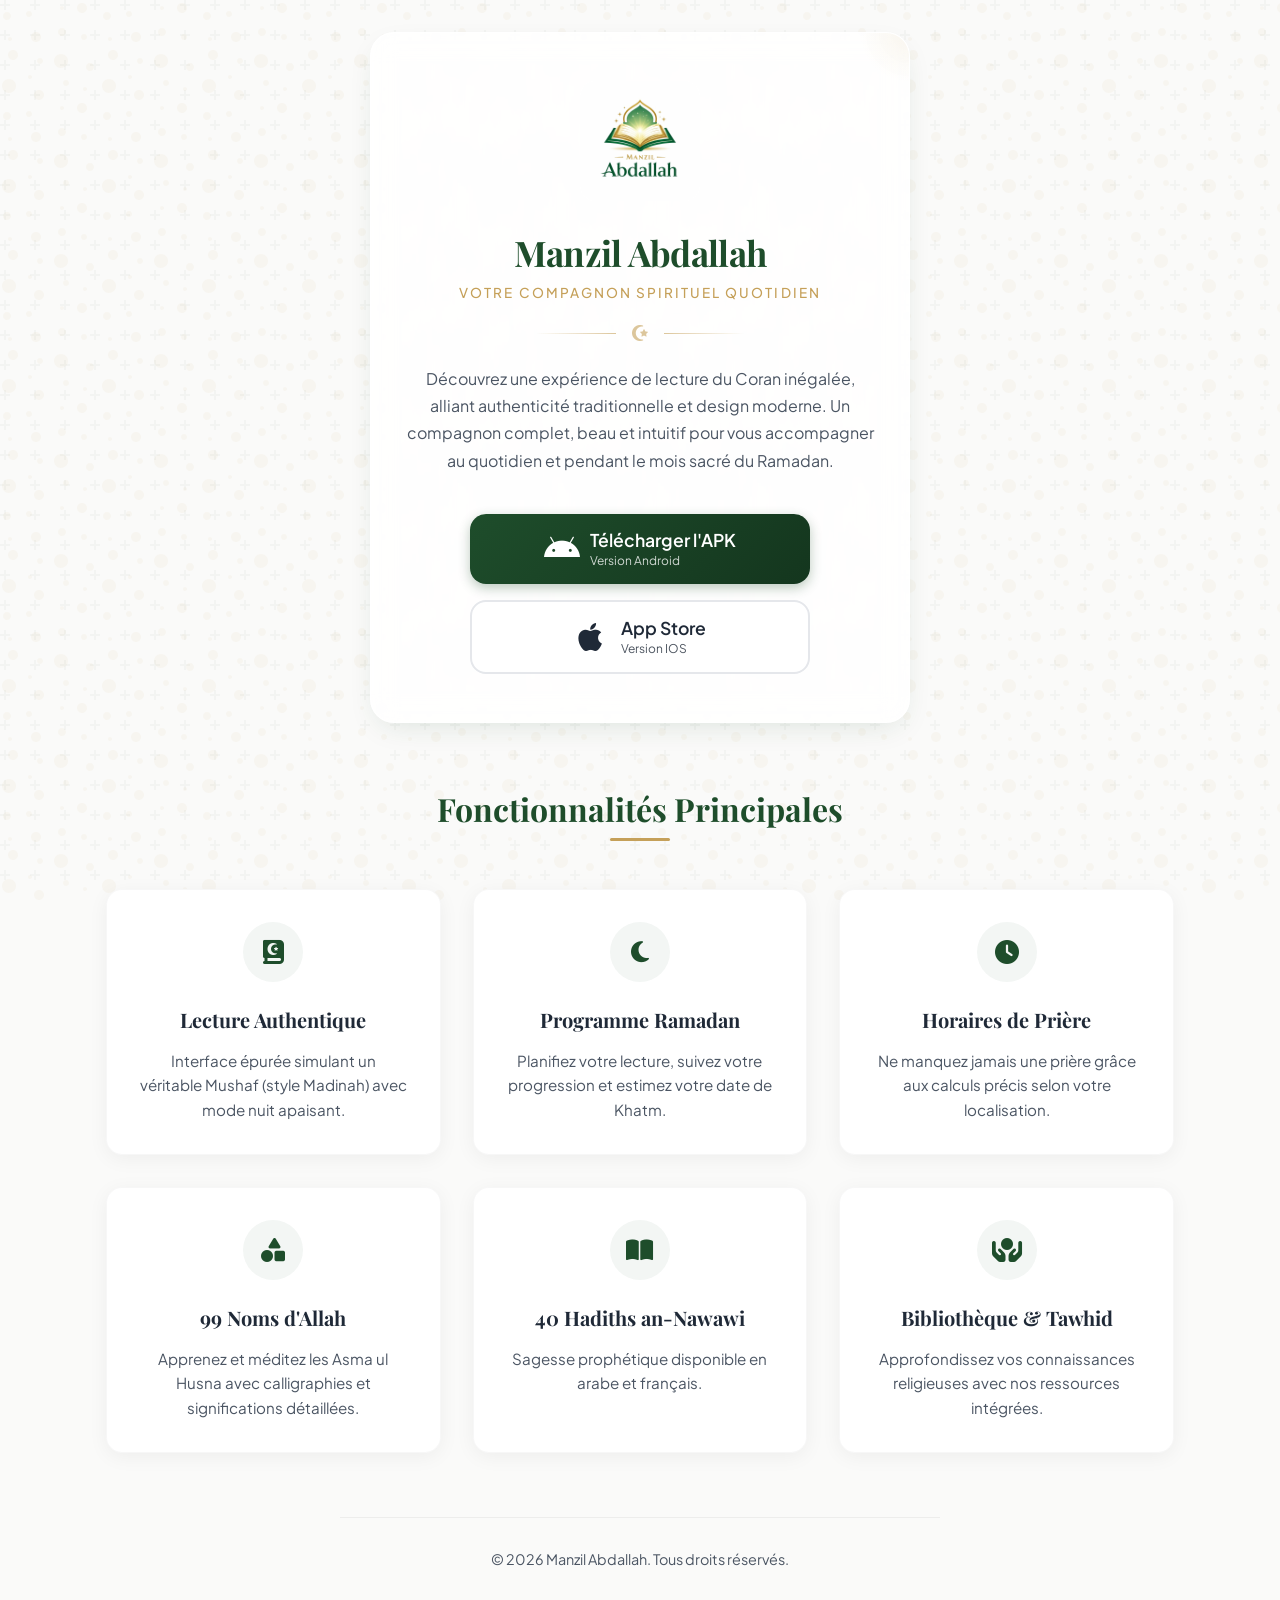
<file: index.html>
<!DOCTYPE html>
<html lang="fr">

<head>
    <meta charset="UTF-8">
    <meta name="viewport" content="width=device-width, initial-scale=1.0">
    <title>Manzil Abdallah</title>
    <link rel="shortcut icon" href="assets/logo.ico" type="image/x-icon">
    <meta name="description"
        content="Découvrez une expérience de lecture du Coran inégalée, alliant authenticité traditionnelle et design moderne. Téléchargez Manzil Abdallah maintenant.">
    <link rel="stylesheet" href="style.css">
    <link rel="preconnect" href="https://fonts.googleapis.com">
    <link rel="preconnect" href="https://fonts.gstatic.com" crossorigin>
    <link
        href="https://fonts.googleapis.com/css2?family=Amiri:ital,wght@0,400;0,700;1,400&family=Playfair+Display:wght@400;600;700&family=Plus+Jakarta+Sans:wght@300;400;500;600&display=swap"
        rel="stylesheet">
    <!-- Font Awesome for Icons -->
    <link rel="stylesheet" href="https://cdnjs.cloudflare.com/ajax/libs/font-awesome/6.4.0/css/all.min.css">
</head>

<body>

    <!-- Islamic Geometric Background Pattern -->
    <div class="background-pattern"></div>

    <main class="container">

        <div class="content-wrapper fade-in-up">
            <!-- Header / Logo Area -->
            <header class="header">
                <div class="logo-container">
                    <img src="assets/logo.jpeg" alt="Manzil Abdallah Logo" class="app-logo">
                </div>
                <h1 class="app-title">Manzil Abdallah</h1>
                <p class="app-subtitle">Votre compagnon spirituel quotidien</p>
                <div class="divider">
                    <i class="fas fa-star-and-crescent"></i>
                </div>
            </header>

            <!-- Description -->
            <section class="description">
                <p>
                    Découvrez une expérience de lecture du Coran inégalée, alliant authenticité traditionnelle et design
                    moderne.
                    Un compagnon complet, beau et intuitif pour vous accompagner au quotidien et pendant le mois sacré
                    du Ramadan.
                </p>
            </section>

            <!-- CTA Buttons -->
            <section class="cta-section">

                <a href="https://github.com/sadibou-r/manzilabdallah/releases/download/1.0/manzil_abdallah.apk" class="btn btn-primary" id="downloadApk">
                    <i class="fab fa-android"></i>
                    <div class="btn-content-wrapper">
                        <span>Télécharger l'APK</span>
                        <small>Version Android</small>
                    </div>
                </a>

                <a href="https://apps.apple.com/us/app/manzil-abdallah/id6758591782" class="btn btn-secondary" id="iosButton">
                    <i class="fab fa-apple"></i>
                    <div class="btn-content-wrapper">
                        <span>App Store</span>
                        <small>Version IOS</small>
                    </div>
                </a>

            </section>
        </div>

        <!-- Features Showcase -->
        <section class="features-section fade-in-up delay-2">
            <h2 class="section-title">Fonctionnalités Principales</h2>

            <div class="features-grid">
                <!-- Mushaf -->
                <div class="feature-card">
                    <div class="icon-wrapper">
                        <i class="fas fa-quran"></i>
                    </div>
                    <h3>Lecture Authentique</h3>
                    <p>Interface épurée simulant un véritable Mushaf (style Madinah) avec mode nuit apaisant.</p>
                </div>

                <!-- Ramadan -->
                <div class="feature-card">
                    <div class="icon-wrapper">
                        <i class="fas fa-moon"></i>
                    </div>
                    <h3>Programme Ramadan</h3>
                    <p>Planifiez votre lecture, suivez votre progression et estimez votre date de Khatm.</p>
                </div>

                <!-- Prayer Times -->
                <div class="feature-card">
                    <div class="icon-wrapper">
                        <i class="fas fa-clock"></i>
                    </div>
                    <h3>Horaires de Prière</h3>
                    <p>Ne manquez jamais une prière grâce aux calculs précis selon votre localisation.</p>
                </div>

                <!-- 99 Names -->
                <div class="feature-card">
                    <div class="icon-wrapper">
                        <i class="fas fa-shapes"></i>
                    </div>
                    <h3>99 Noms d'Allah</h3>
                    <p>Apprenez et méditez les Asma ul Husna avec calligraphies et significations détaillées.</p>
                </div>

                <!-- Hadiths -->
                <div class="feature-card">
                    <div class="icon-wrapper">
                        <i class="fas fa-book-open"></i>
                    </div>
                    <h3>40 Hadiths an-Nawawi</h3>
                    <p>Sagesse prophétique disponible en arabe et français.</p>
                </div>

                <!-- Library -->
                <div class="feature-card">
                    <div class="icon-wrapper">
                        <i class="fas fa-hands-holding-circle"></i> <!-- Alternative to book-reader -->
                    </div>
                    <h3>Bibliothèque & Tawhid</h3>
                    <p>Approfondissez vos connaissances religieuses avec nos ressources intégrées.</p>
                </div>
            </div>
        </section>

        <!-- Footer -->
        <footer class="footer fade-in-up delay-3">
            <p>&copy; 2026 Manzil Abdallah. Tous droits réservés.</p>
            <div class="social-links">
                <!-- Placeholder for social links if needed -->
            </div>
        </footer>

    </main>

    <!-- Toast Notification -->
    <div id="toast" class="toast hidden">
        <i class="fas fa-info-circle"></i>
        <span>Disponible très prochainement sur l'App Store inchaAllah.</span>
    </div>

    <script src="script.js"></script>
</body>

</html>
</file>
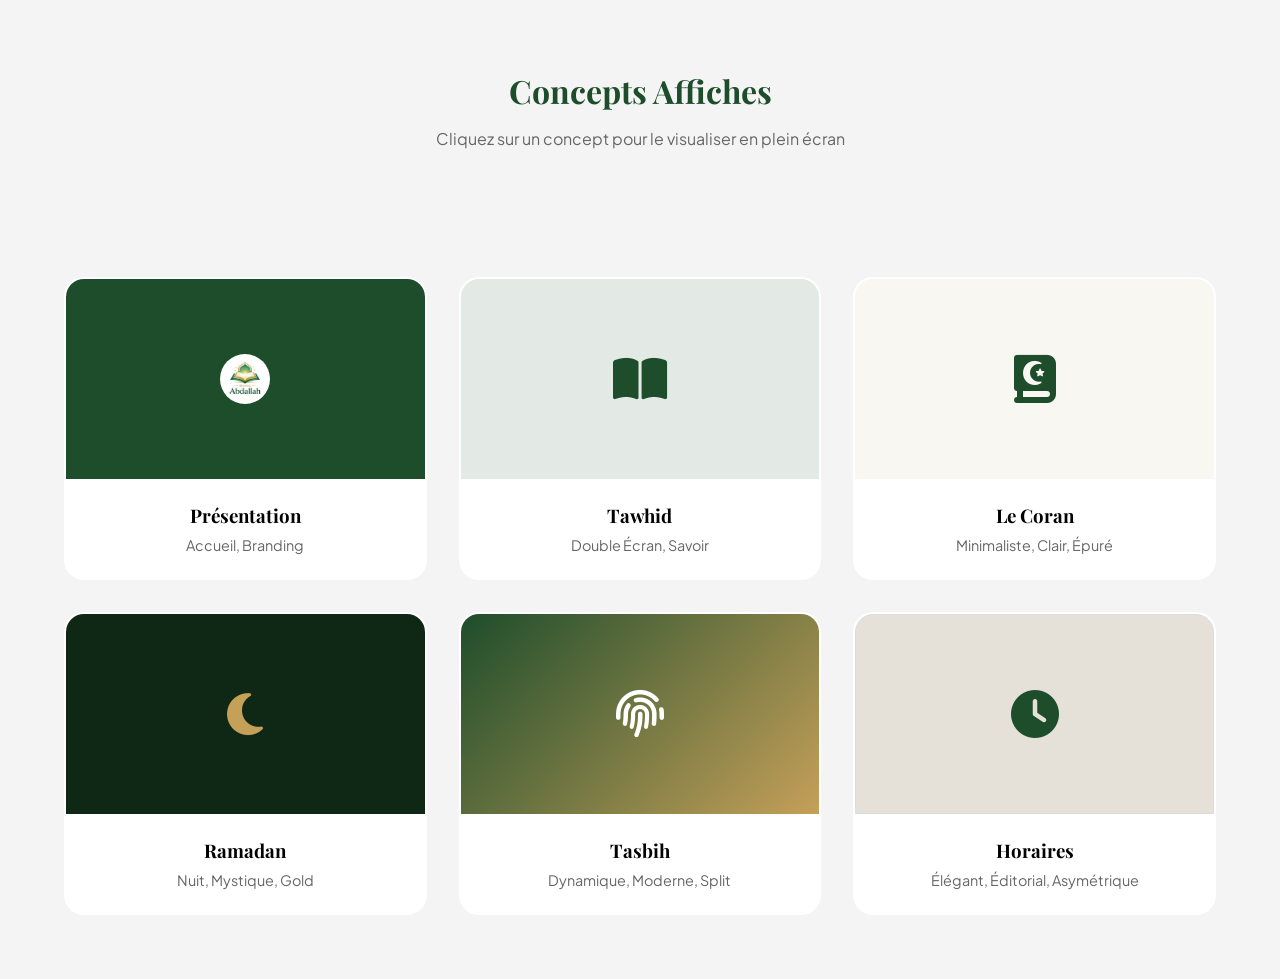
<file: concepts/index.html>
<!DOCTYPE html>
<html lang="fr">

<head>
    <meta charset="UTF-8">
    <meta name="viewport" content="width=device-width, initial-scale=1.0">
    <title>Manzil Abdallah - Galerie Concepts</title>
    <link rel="stylesheet" href="style.css">
    <link
        href="https://fonts.googleapis.com/css2?family=Playfair+Display:wght@700&family=Plus+Jakarta+Sans:wght@400;500;600&display=swap"
        rel="stylesheet">
    <link rel="stylesheet" href="https://cdnjs.cloudflare.com/ajax/libs/font-awesome/6.4.0/css/all.min.css">
</head>

<body style="background: #f4f4f4;">

    <div style="text-align: center; padding: 3rem 0;">
        <h1 style="font-family: 'Playfair Display', serif; color: #1E4D2B; margin-bottom: 0.5rem;">Concepts Affiches
        </h1>
        <p style="color: #666;">Cliquez sur un concept pour le visualiser en plein écran</p>
    </div>

    <div class="dashboard-grid">
        <!-- Home -->
        <a href="home.html" class="concept-card">
            <div class="card-preview" style="background: #1E4D2B;">
                <img src="../assets/logo.jpeg" style="width: 50px; border-radius: 50%;">
            </div>
            <div class="card-info">
                <h3>Présentation</h3>
                <p>Accueil, Branding</p>
            </div>
        </a>

        <!-- Tawhid -->
        <a href="tawhid.html" class="concept-card">
            <div class="card-preview" style="background: #E3E9E4; color: #1E4D2B;">
                <i class="fas fa-book-open"></i>
            </div>
            <div class="card-info">
                <h3>Tawhid</h3>
                <p>Double Écran, Savoir</p>
            </div>
        </a>

        <!-- Card 1 -->
        <a href="quran.html" class="concept-card">
            <div class="card-preview bg-quran">
                <i class="fas fa-quran"></i>
            </div>
            <div class="card-info">
                <h3>Le Coran</h3>
                <p>Minimaliste, Clair, Épuré</p>
            </div>
        </a>

        <!-- Card 2 -->
        <a href="ramadan.html" class="concept-card">
            <div class="card-preview bg-ramadan">
                <i class="fas fa-moon"></i>
            </div>
            <div class="card-info">
                <h3>Ramadan</h3>
                <p>Nuit, Mystique, Gold</p>
            </div>
        </a>

        <!-- Card 3 -->
        <a href="tasbih.html" class="concept-card">
            <div class="card-preview bg-tasbih">
                <i class="fas fa-fingerprint"></i>
            </div>
            <div class="card-info">
                <h3>Tasbih</h3>
                <p>Dynamique, Moderne, Split</p>
            </div>
        </a>

        <!-- Card 4 -->
        <a href="prayer.html" class="concept-card">
            <div class="card-preview bg-prayer" style="border: 1px solid #ddd;">
                <i class="fas fa-clock" style="color: #1E4D2B;"></i>
            </div>
            <div class="card-info">
                <h3>Horaires</h3>
                <p>Élégant, Éditorial, Asymétrique</p>
            </div>
        </a>
    </div>

</body>

</html>
</file>
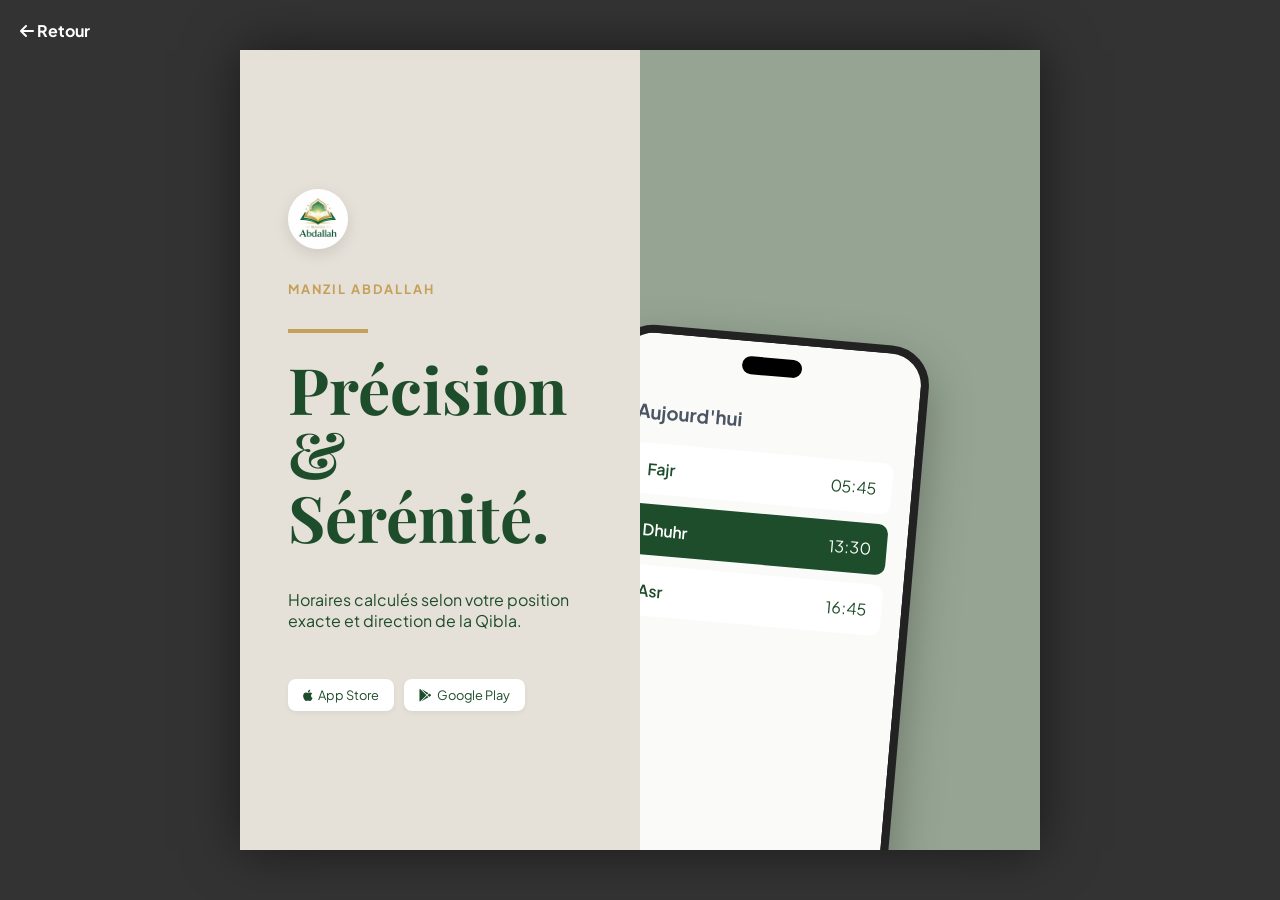
<file: concepts/prayer.html>
<!DOCTYPE html>
<html lang="fr">

<head>
    <meta charset="UTF-8">
    <title>Manzil Abdallah - Concept Horaires (Carré)</title>
    <link rel="stylesheet" href="prayer.css">
    <link
        href="https://fonts.googleapis.com/css2?family=Playfair+Display:wght@700&family=Plus+Jakarta+Sans:wght@400;600&display=swap"
        rel="stylesheet">
    <link rel="stylesheet" href="https://cdnjs.cloudflare.com/ajax/libs/font-awesome/6.4.0/css/all.min.css">
</head>

<body>
    <a href="index.html" class="back-nav"><i class="fas fa-arrow-left"></i> Retour</a>

    <div class="square-poster">
        <div class="left-panel">
            <img src="../assets/logo.jpeg" class="app-logo" alt="Logo">
            <div class="brand">Manzil Abdallah</div>
            <div class="border-deco"></div>
            <h1>Précision &<br>Sérénité.</h1>
            <p>Horaires calculés selon votre position exacte et direction de la Qibla.</p>

            <div class="store-buttons">
                <div class="btn"><i class="fab fa-apple"></i> App Store</div>
                <div class="btn"><i class="fab fa-google-play"></i> Google Play</div>
            </div>
        </div>

        <div class="right-panel">
            <div class="phone-mockup">
                <div class="screen">
                    <div style="padding: 0 20px;">
                        <h3 style="color: #4B5563; margin-bottom: 20px;">Aujourd'hui</h3>

                        <div
                            style="display: flex; justify-content: space-between; padding: 15px; background: white; border-radius: 10px; margin-bottom: 10px;">
                            <span style="font-weight: 600;">Fajr</span>
                            <span>05:45</span>
                        </div>
                        <div
                            style="display: flex; justify-content: space-between; padding: 15px; background: #1E4D2B; color: white; border-radius: 10px; margin-bottom: 10px;">
                            <span style="font-weight: 600;">Dhuhr</span>
                            <span>13:30</span>
                        </div>
                        <div
                            style="display: flex; justify-content: space-between; padding: 15px; background: white; border-radius: 10px; margin-bottom: 10px;">
                            <span style="font-weight: 600;">Asr</span>
                            <span>16:45</span>
                        </div>
                    </div>
                </div>
            </div>
        </div>
    </div>
</body>

</html>
</file>
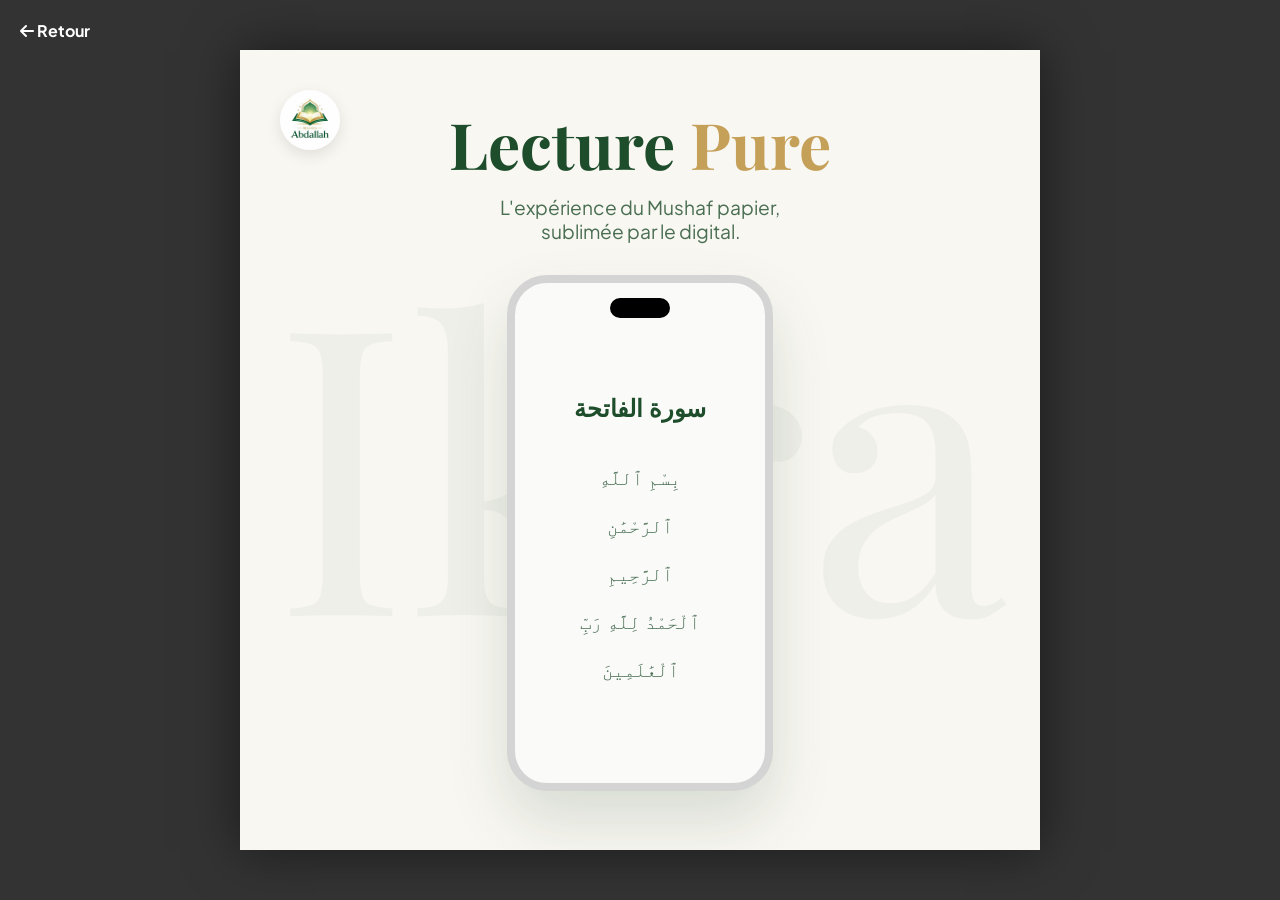
<file: concepts/quran.html>
<!DOCTYPE html>
<html lang="fr">

<head>
    <meta charset="UTF-8">
    <title>Manzil Abdallah - Concept Coran (Carré)</title>
    <link rel="stylesheet" href="quran.css">
    <link
        href="https://fonts.googleapis.com/css2?family=Playfair+Display:wght@700&family=Plus+Jakarta+Sans:wght@400;600&display=swap"
        rel="stylesheet">
    <link rel="stylesheet" href="https://cdnjs.cloudflare.com/ajax/libs/font-awesome/6.4.0/css/all.min.css">
</head>

<body>
    <a href="index.html" class="back-nav"><i class="fas fa-arrow-left"></i> Retour</a>

    <div class="square-poster">
        <img src="../assets/logo.jpeg" class="app-logo" alt="Logo">
        <div class="bg-text">Ikra</div>

        <div class="content">
            <h1>Lecture <span class="highlight">Pure</span></h1>
            <p>L'expérience du Mushaf papier, sublimée par le digital.</p>
        </div>

        <div class="phone-mockup">
            <div class="screen">
                <div style="width: 80%; text-align: center;">
                    <h3 style="font-family: 'Times New Roman', serif; font-size: 1.5rem; margin-bottom: 2rem;">سورة
                        الفاتحة</h3>
                    <p
                        style="font-family: 'Times New Roman', serif; font-size: 1.2rem; line-height: 2.5; direction: rtl;">
                        بِسْمِ ٱللَّهِ ٱلرَّحْمَٰنِ ٱلرَّحِيمِ<br>
                        ٱلْحَمْدُ لِلَّهِ رَبِّ ٱلْعَٰلَمِينَ
                    </p>
                </div>
            </div>
        </div>
    </div>
</body>

</html>
</file>
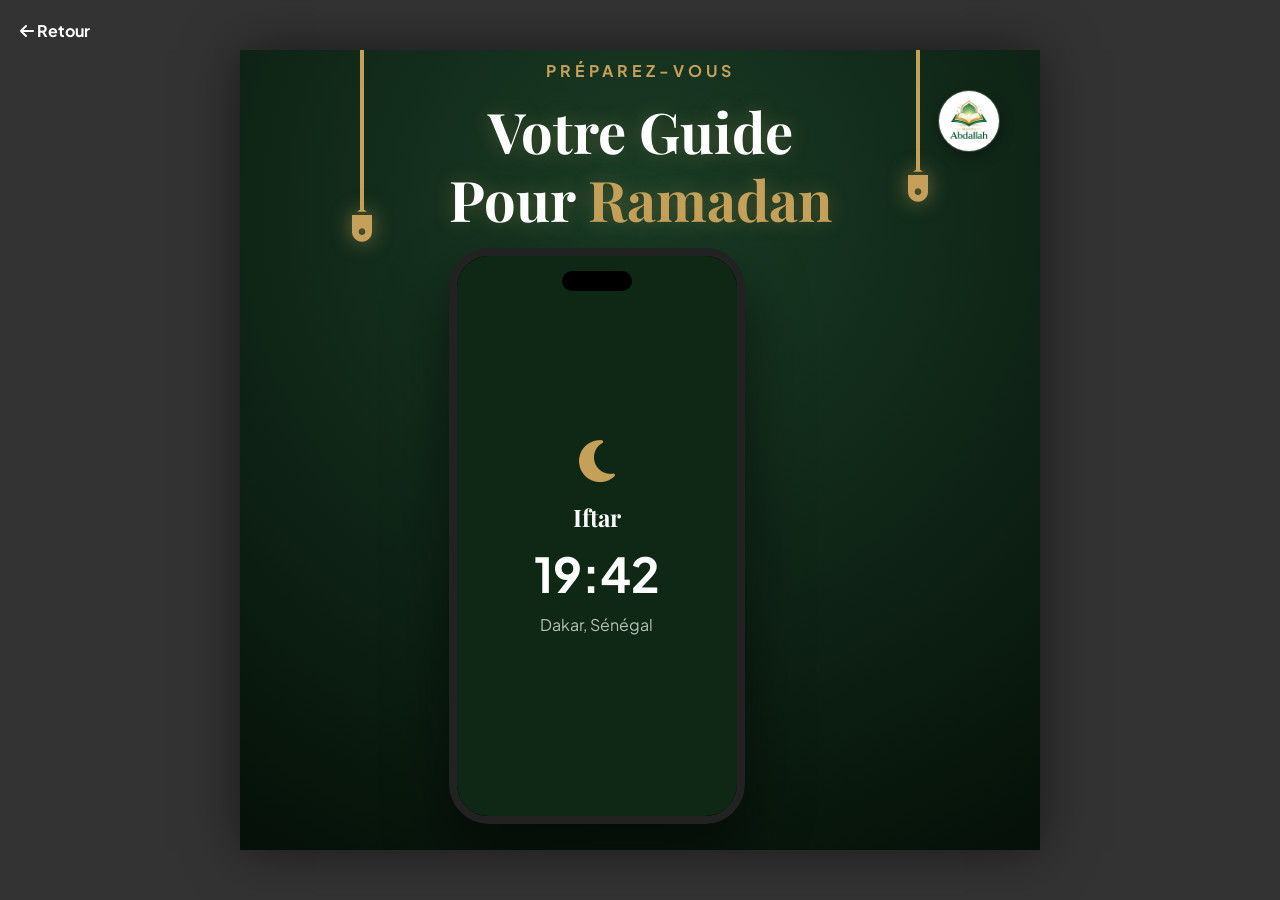
<file: concepts/ramadan.html>
<!DOCTYPE html>
<html lang="fr">

<head>
    <meta charset="UTF-8">
    <title>Manzil Abdallah - Concept Ramadan (Carré)</title>
    <link rel="stylesheet" href="ramadan.css">
    <link
        href="https://fonts.googleapis.com/css2?family=Playfair+Display:wght@700&family=Plus+Jakarta+Sans:wght@400;600&display=swap"
        rel="stylesheet">
    <link rel="stylesheet" href="https://cdnjs.cloudflare.com/ajax/libs/font-awesome/6.4.0/css/all.min.css">
</head>

<body>
    <a href="index.html" class="back-nav"><i class="fas fa-arrow-left"></i> Retour</a>

    <div class="square-poster">
        <img src="../assets/logo.jpeg" class="app-logo" alt="Logo">
        <div class="lantern l1"></div>
        <div class="lantern l2"></div>

        <div class="content">
            <span class="top-label">Préparez-vous</span>
            <h1>Votre Guide<br>Pour <span class="highlight">Ramadan</span></h1>

            <div class="phone-mockup">
                <div class="screen">
                    <div style="text-align: center;">
                        <i class="fas fa-moon" style="font-size: 3rem; color: #C5A059; margin-bottom: 1rem;"></i>
                        <h2 style="font-family: 'Playfair Display', serif; margin: 0;">Iftar</h2>
                        <div style="font-size: 3rem; font-weight: bold; margin: 10px 0;">19:42</div>
                        <p style="opacity: 0.7; margin: 0;">Dakar, Sénégal</p>
                    </div>
                </div>
            </div>
        </div>
    </div>
</body>

</html>
</file>
<file: style.css>
:root {
    --color-primary: #1E4D2B;
    --color-primary-dark: #14361e;
    --color-accent: #C5A059;
    --color-accent-light: #d4b57a;
    --color-bg: #FAFAF9;
    --color-text: #1F2937;
    --color-text-light: #4B5563;
    --color-white: #FFFFFF;

    --font-heading: 'Playfair Display', serif;
    --font-body: 'Plus Jakarta Sans', sans-serif;
    --font-arabic: 'Amiri', serif;

    --shadow-soft: 0 10px 30px -10px rgba(30, 77, 43, 0.15);
    --shadow-card: 0 4px 20px rgba(0, 0, 0, 0.05);
    --shadow-hover: 0 20px 40px -12px rgba(197, 160, 89, 0.25);

    --radius-lg: 24px;
    --radius-md: 16px;
    --radius-sm: 8px;
}

* {
    margin: 0;
    padding: 0;
    box-sizing: border-box;
}

body {
    font-family: var(--font-body);
    background-color: var(--color-bg);
    color: var(--color-text);
    min-height: 100vh;
    display: flex;
    flex-direction: column;
    align-items: center;
    overflow-x: hidden;
    position: relative;
    padding-bottom: 4rem;
    /* Spacing for footer */
}

/* Islamic Geometric Background Pattern */
.background-pattern {
    position: fixed;
    top: 0;
    left: 0;
    width: 100%;
    height: 100%;
    /* Layering two patterns for diversity: one small geometric, one larger arch-like */
    background-image:
        url("data:image/svg+xml,%3Csvg width='60' height='60' viewBox='0 0 60 60' xmlns='http://www.w3.org/2000/svg'%3E%3Cg fill='none' fill-rule='evenodd'%3E%3Cg fill='%231E4D2B' fill-opacity='0.03'%3E%3Cpath d='M36 34v-4h-2v4h-4v2h4v4h2v-4h4v-2h-4zm0-30V0h-2v4h-4v2h4v4h2V6h4V4h-4zM6 34v-4H4v4H0v2h4v4h2v-4h4v-2H6zM6 4V0H4v4H0v2h4v4h2V6h4V4H6z'/%3E%3C/g%3E%3C/g%3E%3C/svg%3E"),
        url("data:image/svg+xml,%3Csvg width='100' height='100' viewBox='0 0 100 100' xmlns='http://www.w3.org/2000/svg'%3E%3Cpath d='M11 18c3.866 0 7-3.134 7-7s-3.134-7-7-7-7 3.134-7 7 3.134 7 7 7zm48 25c3.866 0 7-3.134 7-7s-3.134-7-7-7-7 3.134-7 7 3.134 7 7 7zm-43-7c1.657 0 3-1.343 3-3s-1.343-3-3-3-3 1.343-3 3 1.343 3 3 3zm63 31c1.657 0 3-1.343 3-3s-1.343-3-3-3-3 1.343-3 3 1.343 3 3 3zM34 90c1.657 0 3-1.343 3-3s-1.343-3-3-3-3 1.343-3 3 1.343 3 3 3zm56-76c1.657 0 3-1.343 3-3s-1.343-3-3-3-3 1.343-3 3 1.343 3 3 3zM12 86c2.21 0 4-1.79 4-4s-1.79-4-4-4-4 1.79-4 4 1.79 4 4 4zm28-65c2.21 0 4-1.79 4-4s-1.79-4-4-4-4 1.79-4 4 1.79 4 4 4zm23-11c2.76 0 5-2.24 5-5s-2.24-5-5-5-5 2.24-5 5 2.24 5 5 5zm-6 60c2.21 0 4-1.79 4-4s-1.79-4-4-4-4 1.79-4 4 1.79 4 4 4zm29 22c2.76 0 5-2.24 5-5s-2.24-5-5-5-5 2.24-5 5 2.24 5 5 5zM32 63c2.76 0 5-2.24 5-5s-2.24-5-5-5-5 2.24-5 5 2.24 5 5 5zm57-13c2.76 0 5-2.24 5-5s-2.24-5-5-5-5 2.24-5 5 2.24 5 5 5zm-9-21c1.105 0 2-.895 2-2s-.895-2-2-2-2 .895-2 2 .895 2 2 2zM60 91c1.105 0 2-.895 2-2s-.895-2-2-2-2 .895-2 2 .895 2 2 2zM35 41c1.105 0 2-.895 2-2s-.895-2-2-2-2 .895-2 2 .895 2 2 2zM12 60c1.105 0 2-.895 2-2s-.895-2-2-2-2 .895-2 2 .895 2 2 2z' fill='%23C5A059' fill-opacity='0.05' fill-rule='evenodd'/%3E%3C/svg%3E");
    background-position: 0 0, 50px 50px;
    z-index: -1;
    pointer-events: none;
}

.container {
    width: 100%;
    max-width: 1200px;
    padding: 2rem;
    margin: 0 auto;
    display: flex;
    flex-direction: column;
    align-items: center;
}

/* Header Content Wrapper */
.content-wrapper {
    background: rgba(255, 255, 255, 0.85);
    backdrop-filter: blur(12px);
    border: 1px solid rgba(255, 255, 255, 0.9);
    padding: 3rem 2rem;
    border-radius: var(--radius-lg);
    box-shadow: var(--shadow-soft);
    /* border-top removed */
    max-width: 540px;
    text-align: center;
    margin-bottom: 4rem;
    position: relative;
    overflow: hidden;
}

/* Decorative corner subtle element */
.content-wrapper::before {
    content: "";
    position: absolute;
    top: -50px;
    right: -50px;
    width: 100px;
    height: 100px;
    background: radial-gradient(circle, rgba(197, 160, 89, 0.1) 0%, transparent 70%);
    border-radius: 50%;
    z-index: 0;
}

/* Header */
.header {
    display: flex;
    flex-direction: column;
    align-items: center;
    position: relative;
    z-index: 1;
}

.logo-container {
    margin-bottom: 1.5rem;
}

.app-logo {
    width: 120px;
    height: auto;
    object-fit: contain;
    border-radius: var(--radius-md);
}

.app-title {
    font-family: var(--font-heading);
    color: var(--color-primary);
    font-size: 2.2rem;
    font-weight: 700;
    margin-bottom: 0.5rem;
    letter-spacing: -0.02em;
}

.app-subtitle {
    color: var(--color-accent);
    font-weight: 500;
    font-size: 0.85rem;
    text-transform: uppercase;
    letter-spacing: 0.15em;
}

.divider {
    color: var(--color-accent);
    margin: 1.5rem 0;
    opacity: 0.6;
    font-size: 1rem;
    display: flex;
    align-items: center;
    justify-content: center;
    width: 100%;
}

.divider::before,
.divider::after {
    content: "";
    flex: 1;
    height: 1px;
    background: linear-gradient(to right, transparent, var(--color-accent));
    margin: 0 1rem;
    max-width: 80px;
}

.divider::after {
    background: linear-gradient(to left, transparent, var(--color-accent));
}

.description p {
    color: var(--color-text-light);
    line-height: 1.7;
    font-size: 1rem;
    margin-bottom: 2.5rem;
    position: relative;
    z-index: 1;
}

/* Buttons */
.cta-section {
    display: flex;
    flex-direction: column;
    gap: 1rem;
    width: 100%;
    align-items: center;
    position: relative;
    z-index: 1;
}

.btn {
    display: flex;
    align-items: center;
    justify-content: center;
    padding: 1rem 1.5rem;
    border-radius: var(--radius-md);
    text-decoration: none;
    transition: all 0.3s cubic-bezier(0.4, 0, 0.2, 1);
    position: relative;
    overflow: hidden;
    cursor: pointer;
    border: none;
    font-family: var(--font-body);
    width: 100%;
    max-width: 340px;
}

.btn i {
    font-size: 2rem;
    margin-right: 1rem;
    width: 30px;
    text-align: center;
}

.btn-content-wrapper {
    display: flex;
    flex-direction: column;
    align-items: flex-start;
    text-align: left;
}

.btn span {
    font-weight: 600;
    font-size: 1.1rem;
    line-height: 1.2;
}

.btn small {
    display: block;
    font-size: 0.75rem;
    opacity: 0.8;
    font-weight: 400;
    margin-top: 2px;
}

/* Primary Button (Android) */
.btn-primary {
    background: linear-gradient(135deg, var(--color-primary) 0%, var(--color-primary-dark) 100%);
    color: var(--color-white);
    box-shadow: 0 4px 12px rgba(30, 77, 43, 0.3);
}

.btn-primary:hover {
    transform: translateY(-2px);
    box-shadow: 0 8px 20px rgba(30, 77, 43, 0.4);
}

/* Secondary Button (iOS) */
.btn-secondary {
    background-color: var(--color-white);
    color: var(--color-text);
    border: 2px solid #E5E7EB;
}

.btn-secondary:hover {
    border-color: var(--color-accent);
    color: var(--color-accent);
    background-color: #fdfdfd;
}

/* Features Section */
.features-section {
    width: 100%;
    max-width: 1100px;
    /* Wider container for grid */
    margin-bottom: 4rem;
}

.section-title {
    font-family: var(--font-heading);
    color: var(--color-primary);
    font-size: 2rem;
    text-align: center;
    margin-bottom: 3rem;
    position: relative;
    display: inline-block;
    width: 100%;
}

.section-title::after {
    content: "";
    display: block;
    width: 60px;
    height: 3px;
    background-color: var(--color-accent);
    margin: 0.5rem auto 0;
    border-radius: 2px;
}

.features-grid {
    display: grid;
    grid-template-columns: repeat(auto-fit, minmax(300px, 1fr));
    gap: 2rem;
    padding: 0 1rem;
}

.feature-card {
    background: #FFFFFF;
    padding: 2rem;
    border-radius: var(--radius-md);
    box-shadow: var(--shadow-card);
    display: flex;
    flex-direction: column;
    align-items: center;
    text-align: center;
    transition: transform 0.3s ease, box-shadow 0.3s ease;
    border: 1px solid rgba(0, 0, 0, 0.03);
    position: relative;
    overflow: hidden;
}

/* Subtle accent line on top of cards */
.feature-card::before {
    content: "";
    position: absolute;
    top: 0;
    left: 0;
    width: 100%;
    height: 4px;
    background: linear-gradient(90deg, transparent, var(--color-accent-light), transparent);
    opacity: 0;
    transition: opacity 0.3s ease;
}

.feature-card:hover {
    transform: translateY(-5px);
    box-shadow: var(--shadow-hover);
}

.feature-card:hover::before {
    opacity: 1;
}

.icon-wrapper {
    width: 60px;
    height: 60px;
    background: rgba(30, 77, 43, 0.05);
    /* Very light primary */
    border-radius: 50%;
    display: flex;
    align-items: center;
    justify-content: center;
    margin-bottom: 1.5rem;
    color: var(--color-primary);
    font-size: 1.5rem;
    transition: background 0.3s ease, color 0.3s ease;
}

.feature-card:hover .icon-wrapper {
    background: var(--color-primary);
    color: var(--color-accent);
}

.feature-card h3 {
    font-family: var(--font-heading);
    color: var(--color-text);
    font-size: 1.25rem;
    margin-bottom: 1rem;
}

.feature-card p {
    color: var(--color-text-light);
    font-size: 0.95rem;
    line-height: 1.6;
}

/* Footer */
.footer {
    color: var(--color-text-light);
    font-size: 0.9rem;
    opacity: 0.8;
    text-align: center;
    border-top: 1px solid rgba(0, 0, 0, 0.05);
    padding-top: 2rem;
    width: 100%;
    max-width: 600px;
}

/* Toast Notification */
.toast {
    position: fixed;
    bottom: 2rem;
    left: 50%;
    transform: translateX(-50%) translateY(0);
    background-color: var(--color-text);
    color: var(--color-white);
    padding: 1rem 1.5rem;
    border-radius: 50px;
    display: flex;
    align-items: center;
    gap: 0.8rem;
    box-shadow: 0 10px 30px rgba(0, 0, 0, 0.2);
    z-index: 1000;
    transition: all 0.4s cubic-bezier(0.175, 0.885, 0.32, 1.275);
    opacity: 1;
    min-width: 320px;
    justify-content: center;
    font-size: 0.95rem;
}

.toast.hidden {
    transform: translateX(-50%) translateY(150%);
    opacity: 0;
    pointer-events: none;
}

.toast i {
    color: var(--color-accent);
}

/* Animations */
.fade-in-up {
    opacity: 0;
    transform: translateY(20px);
    transition: opacity 0.8s ease-out, transform 0.8s ease-out;
}

.fade-in-up.visible {
    opacity: 1;
    transform: translateY(0);
}

.delay-1 {
    transition-delay: 0.1s;
}

.delay-2 {
    transition-delay: 0.2s;
}

.delay-3 {
    transition-delay: 0.3s;
}

/* Responsive */
@media (max-width: 768px) {
    .content-wrapper {
        padding: 2.5rem 1.5rem;
    }

    .app-title {
        font-size: 1.8rem;
    }

    .features-grid {
        grid-template-columns: 1fr;
        /* Single column on mobile */
    }
}
</file>
<file: concepts/style.css>
:root {
    --color-primary: #1E4D2B;
    --color-primary-dark: #0F2815;
    --color-accent: #C5A059;
    --color-cream: #F9F7F2;
    --color-sand: #E5E0D8;
    --color-white: #FFFFFF;
    --font-heading: 'Playfair Display', serif;
    --font-body: 'Plus Jakarta Sans', sans-serif;
}

* {
    box-sizing: border-box;
}

body {
    margin: 0;
    font-family: var(--font-body);
    overflow-x: hidden;
}

/* --- Common Utilties --- */
.highlight {
    color: var(--color-accent);
}

.text-center {
    text-align: center;
}

.flex-center {
    display: flex;
    align-items: center;
    justify-content: center;
}

.absolute-center {
    position: absolute;
    top: 50%;
    left: 50%;
    transform: translate(-50%, -50%);
}

/* --- Navigation for Concepts --- */
.back-nav {
    position: fixed;
    top: 20px;
    left: 20px;
    z-index: 100;
    background: rgba(255, 255, 255, 0.1);
    backdrop-filter: blur(10px);
    padding: 10px 20px;
    border-radius: 30px;
    text-decoration: none;
    color: inherit;
    font-weight: bold;
    border: 1px solid rgba(255, 255, 255, 0.2);
    transition: all 0.3s ease;
}

.back-nav:hover {
    background: rgba(255, 255, 255, 0.2);
    transform: translateY(-2px);
}

/* --- Phone Mockup (Shared) --- */
.phone-mockup {
    width: 300px;
    height: 600px;
    background: #000;
    border-radius: 40px;
    border: 8px solid #333;
    position: relative;
    box-shadow: 0 25px 50px -12px rgba(0, 0, 0, 0.5);
    overflow: hidden;
    z-index: 10;
}

.phone-mockup::before {
    /* Notch */
    content: "";
    position: absolute;
    top: 15px;
    left: 50%;
    transform: translateX(-50%);
    width: 80px;
    height: 24px;
    background: #000;
    border-radius: 12px;
    z-index: 20;
}

.screen {
    width: 100%;
    height: 100%;
    background: #FAFAF9;
    position: relative;
    display: flex;
    flex-direction: column;
    align-items: center;
    justify-content: center;
}

/* --- THEME 1: QURAN (Light/Minimalist) --- */
body.theme-quran {
    background-color: var(--color-cream);
    color: var(--color-primary);
    height: 100vh;
    display: flex;
    flex-direction: column;
    align-items: center;
    justify-content: center;
    position: relative;
}

.theme-quran .bg-text {
    position: absolute;
    font-family: var(--font-heading);
    font-size: 15rem;
    opacity: 0.03;
    color: var(--color-primary);
    pointer-events: none;
    white-space: nowrap;
}

.theme-quran .content {
    text-align: center;
    z-index: 5;
    margin-bottom: 2rem;
}

.theme-quran h1 {
    margin: 0;
    font-size: 3.5rem;
    font-family: var(--font-heading);
}

.theme-quran p {
    max-width: 500px;
    margin: 1rem auto;
    opacity: 0.8;
}

.theme-quran .phone-mockup {
    border-color: #d4d4d4;
    box-shadow: 0 30px 60px rgba(30, 77, 43, 0.15);
}


/* --- THEME 2: RAMADAN (Dark/Midnight) --- */
body.theme-ramadan {
    background: radial-gradient(circle at 50% 20%, #1a3c26 0%, #051008 100%);
    color: var(--color-white);
    height: 100vh;
    overflow: hidden;
    position: relative;
}

.theme-ramadan .lantern {
    position: absolute;
    top: -20px;
    width: 4px;
    height: 100px;
    background: var(--color-accent);
}

.theme-ramadan .lantern::after {
    content: "";
    position: absolute;
    bottom: -40px;
    left: -18px;
    width: 40px;
    height: 50px;
    background: url('data:image/svg+xml;utf8,<svg xmlns="http://www.w3.org/2000/svg" viewBox="0 0 24 24" fill="%23C5A059"><path d="M12 2L9 4h6l-3-2zM6 6v10c0 3.31 2.69 6 6 6s6-2.69 6-6V6H6zm6 12c-1.1 0-2-.9-2-2s.9-2 2-2 2 .9 2 2-.9 2-2 2z"/></svg>') no-repeat center;
    filter: drop-shadow(0 0 10px rgba(197, 160, 89, 0.6));
}

.theme-ramadan .l1 {
    left: 20%;
    height: 150px;
    animation: swing 4s infinite ease-in-out;
}

.theme-ramadan .l2 {
    right: 20%;
    height: 120px;
    animation: swing 5s infinite ease-in-out reverse;
}

.theme-ramadan .content {
    position: absolute;
    top: 50%;
    left: 50%;
    transform: translate(-50%, -50%);
    text-align: center;
    z-index: 10;
}

.theme-ramadan h1 {
    font-family: var(--font-heading);
    font-size: 4rem;
    text-shadow: 0 0 20px rgba(197, 160, 89, 0.3);
}

@keyframes swing {

    0%,
    100% {
        transform: rotate(-2deg);
    }

    50% {
        transform: rotate(2deg);
    }
}

/* --- THEME 3: TASBIH (Split/Dynamic) --- */
body.theme-tasbih {
    background: linear-gradient(135deg, var(--color-primary) 50%, var(--color-gold, #e0c075) 50%);
    height: 100vh;
    display: flex;
    align-items: center;
    justify-content: center;
    overflow: hidden;
}

.theme-tasbih .container {
    display: flex;
    align-items: center;
    gap: 4rem;
    width: 100%;
    max-width: 1200px;
    padding: 2rem;
}

.theme-tasbih .text-side {
    flex: 1;
    color: var(--color-white);
    text-align: right;
}

.theme-tasbih .text-side h1 {
    font-size: 4rem;
    font-family: var(--font-heading);
    margin-bottom: 0.5rem;
}

.theme-tasbih .phone-side {
    flex: 1;
}

.theme-tasbih .phone-mockup {
    transform: rotate(-10deg) translateY(20px);
    box-shadow: 20px 20px 60px rgba(0, 0, 0, 0.3);
    transition: transform 0.5s ease;
}

.theme-tasbih .phone-mockup:hover {
    transform: rotate(0) scale(1.05);
}

/* --- THEME 4: PRAYER (Elegant/Grid) --- */
body.theme-prayer {
    background-color: var(--color-sand);
    color: var(--color-primary);
    height: 100vh;
    display: grid;
    grid-template-columns: 1fr 1fr;
}

.theme-prayer .left-panel {
    padding: 6rem;
    display: flex;
    flex-direction: column;
    justify-content: center;
}

.theme-prayer h1 {
    font-size: 4.5rem;
    line-height: 1;
    margin-bottom: 2rem;
    font-family: var(--font-heading);
}

.theme-prayer .border-deco {
    width: 100px;
    height: 4px;
    background: var(--color-accent);
    margin-bottom: 2rem;
}

.theme-prayer .right-panel {
    position: relative;
    overflow: hidden;
    background: url('https://images.unsplash.com/photo-1596627689623-644cb36a30f7?q=80&w=2070&auto=format&fit=crop') center/cover;
    /* Placeholder arch */
}

.theme-prayer .right-panel::after {
    content: "";
    position: absolute;
    inset: 0;
    background: rgba(30, 77, 43, 0.3);
}

.theme-prayer .phone-mockup {
    position: absolute;
    bottom: -50px;
    left: -50px;
    transform: scale(0.9);
    z-index: 10;
}

/* --- Dashboard Index --- */
.dashboard-grid {
    display: grid;
    grid-template-columns: repeat(auto-fit, minmax(280px, 1fr));
    gap: 2rem;
    padding: 4rem;
    max-width: 1400px;
    margin: 0 auto;
}

.concept-card {
    background: white;
    border-radius: 20px;
    padding: 2px;
    /* Border trick */
    text-decoration: none;
    color: inherit;
    transition: transform 0.3s ease;
    overflow: hidden;
    display: block;
}

.concept-card:hover {
    transform: translateY(-10px);
}

.card-preview {
    height: 200px;
    background: #ddd;
    border-radius: 18px 18px 0 0;
    display: flex;
    align-items: center;
    justify-content: center;
    font-size: 3rem;
    color: white;
}

.card-info {
    padding: 1.5rem;
    text-align: center;
}

.card-info h3 {
    margin: 0 0 0.5rem 0;
    font-family: var(--font-heading);
}

.card-info p {
    margin: 0;
    font-size: 0.9rem;
    color: #666;
}

/* Dashboard Previews */
.bg-quran {
    background: var(--color-cream);
    color: var(--color-primary);
}

.bg-ramadan {
    background: var(--color-primary-dark);
    color: var(--color-accent);
}

.bg-tasbih {
    background: linear-gradient(135deg, var(--color-primary), var(--color-accent));
}

.bg-prayer {
    background: var(--color-sand);
    color: var(--color-primary);
}
</file>
<file: concepts/prayer.css>
:root {
    --color-primary: #1E4D2B;
    --color-accent: #C5A059;
    --color-sand: #E5E0D8;
    --font-heading: 'Playfair Display', serif;
    --font-body: 'Plus Jakarta Sans', sans-serif;
}

body {
    margin: 0;
    padding: 0;
    background-color: #333;
    font-family: var(--font-body);
    display: flex;
    justify-content: center;
    align-items: center;
    min-height: 100vh;
}

.app-logo {
    width: 60px;
    height: 60px;
    border-radius: 50%;
    margin-bottom: 2rem;
    box-shadow: 0 5px 15px rgba(0, 0, 0, 0.1);
}

.square-poster {
    width: 800px;
    height: 800px;
    background-color: var(--color-sand);
    color: var(--color-primary);
    position: relative;
    overflow: hidden;
    display: grid;
    grid-template-columns: 1fr 1fr;
    box-shadow: 0 0 50px rgba(0, 0, 0, 0.5);
}

.left-panel {
    padding: 3rem;
    display: flex;
    flex-direction: column;
    justify-content: center;
}

.brand {
    font-size: 0.8rem;
    text-transform: uppercase;
    letter-spacing: 2px;
    color: var(--color-accent);
    margin-bottom: 2rem;
    font-weight: bold;
}

h1 {
    font-size: 4rem;
    line-height: 1;
    margin: 0 0 1.5rem 0;
    font-family: var(--font-heading);
}

.border-deco {
    width: 80px;
    height: 4px;
    background: var(--color-accent);
    margin-bottom: 1.5rem;
}

.right-panel {
    position: relative;
    overflow: hidden;
    background: url('https://images.unsplash.com/photo-1596627689623-644cb36a30f7?q=80&w=2070&auto=format&fit=crop') center/cover;
}

.right-panel::after {
    content: "";
    position: absolute;
    inset: 0;
    background: rgba(30, 77, 43, 0.4);
}

.phone-mockup {
    width: 300px;
    height: 600px;
    background: #000;
    border-radius: 40px;
    border: 8px solid #222;
    position: absolute;
    bottom: -100px;
    left: -50px;
    box-shadow: 0 20px 50px rgba(0, 0, 0, 0.3);
    transform: rotate(5deg);
    z-index: 10;
    overflow: hidden;
}

.phone-mockup::before {
    content: "";
    position: absolute;
    top: 15px;
    left: 50%;
    transform: translateX(-50%);
    width: 60px;
    height: 18px;
    background: #000;
    border-radius: 10px;
    z-index: 20;
}

.screen {
    width: 100%;
    height: 100%;
    background: #FAFAF9;
    padding-top: 3rem;
    box-sizing: border-box;
}

.back-nav {
    position: fixed;
    top: 20px;
    left: 20px;
    color: white;
    text-decoration: none;
    font-weight: bold;
    z-index: 100;
}

.store-buttons {
    display: flex;
    gap: 10px;
    margin-top: 2rem;
}

.btn {
    background: white;
    padding: 8px 15px;
    border-radius: 8px;
    font-size: 0.8rem;
    display: flex;
    align-items: center;
    gap: 5px;
    box-shadow: 0 2px 5px rgba(0, 0, 0, 0.05);
}
</file>
<file: concepts/quran.css>
:root {
    --color-primary: #1E4D2B;
    --color-cream: #F9F7F2;
    --font-heading: 'Playfair Display', serif;
    --font-body: 'Plus Jakarta Sans', sans-serif;
}

body {
    margin: 0;
    padding: 0;
    background-color: #333;
    /* Dark background to make the poster pop */
    font-family: var(--font-body);
    display: flex;
    justify-content: center;
    align-items: center;
    min-height: 100vh;
}

.app-logo {
    position: absolute;
    top: 40px;
    left: 40px;
    width: 60px;
    height: 60px;
    border-radius: 50%;
    z-index: 20;
    box-shadow: 0 5px 15px rgba(0, 0, 0, 0.1);
}

.square-poster {
    width: 800px;
    /* Scaled down for viewing on screen, originally 1080px */
    height: 800px;
    background-color: var(--color-cream);
    color: var(--color-primary);
    position: relative;
    overflow: hidden;
    display: flex;
    flex-direction: column;
    align-items: center;
    justify-content: center;
    box-shadow: 0 0 50px rgba(0, 0, 0, 0.5);
}

.highlight {
    color: #C5A059;
}

.bg-text {
    position: absolute;
    top: 50%;
    left: 50%;
    transform: translate(-50%, -50%);
    font-family: var(--font-heading);
    font-size: 25rem;
    opacity: 0.04;
    color: var(--color-primary);
    pointer-events: none;
    white-space: nowrap;
    z-index: 1;
}

.content {
    text-align: center;
    z-index: 10;
    margin-bottom: 2rem;
    position: relative;
}

h1 {
    margin: 0;
    font-size: 4rem;
    font-family: var(--font-heading);
    line-height: 1.1;
}

p {
    font-size: 1.2rem;
    margin: 1rem auto 0;
    max-width: 60%;
    opacity: 0.8;
}

.phone-mockup {
    width: 250px;
    height: 500px;
    background: #FAFAF9;
    border-radius: 40px;
    border: 8px solid #d4d4d4;
    position: relative;
    box-shadow: 0 30px 60px rgba(30, 77, 43, 0.15);
    z-index: 10;
    overflow: hidden;
}

.phone-mockup::before {
    content: "";
    position: absolute;
    top: 15px;
    left: 50%;
    transform: translateX(-50%);
    width: 60px;
    height: 20px;
    background: #000;
    border-radius: 10px;
    z-index: 20;
}

.screen {
    width: 100%;
    height: 100%;
    display: flex;
    align-items: center;
    justify-content: center;
}

.back-nav {
    position: fixed;
    top: 20px;
    left: 20px;
    color: white;
    text-decoration: none;
    font-weight: bold;
    z-index: 100;
}
</file>
<file: concepts/ramadan.css>
:root {
    --color-accent: #C5A059;
    --color-white: #FFFFFF;
    --font-heading: 'Playfair Display', serif;
    --font-body: 'Plus Jakarta Sans', sans-serif;
}

body {
    margin: 0;
    padding: 0;
    background-color: #333;
    font-family: var(--font-body);
    display: flex;
    justify-content: center;
    align-items: center;
    min-height: 100vh;
}

.app-logo {
    position: absolute;
    top: 40px;
    right: 40px;
    width: 60px;
    height: 60px;
    border-radius: 50%;
    z-index: 20;
    box-shadow: 0 5px 15px rgba(0, 0, 0, 0.3);
    border: 1px solid rgba(255, 255, 255, 0.2);
}

.square-poster {
    width: 800px;
    height: 800px;
    background: radial-gradient(circle at 50% 20%, #1a3c26 0%, #051008 100%);
    color: var(--color-white);
    position: relative;
    overflow: hidden;
    display: flex;
    flex-direction: column;
    align-items: center;
    justify-content: center;
    box-shadow: 0 0 50px rgba(0, 0, 0, 0.5);
}

.highlight {
    color: var(--color-accent);
}

.lantern {
    position: absolute;
    top: -20px;
    width: 4px;
    height: 100px;
    background: var(--color-accent);
    z-index: 5;
}

.lantern::after {
    content: "";
    position: absolute;
    bottom: -40px;
    left: -18px;
    width: 40px;
    height: 50px;
    background: url('data:image/svg+xml;utf8,<svg xmlns="http://www.w3.org/2000/svg" viewBox="0 0 24 24" fill="%23C5A059"><path d="M12 2L9 4h6l-3-2zM6 6v10c0 3.31 2.69 6 6 6s6-2.69 6-6V6H6zm6 12c-1.1 0-2-.9-2-2s.9-2 2-2 2 .9 2 2-.9 2-2 2z"/></svg>') no-repeat center;
    filter: drop-shadow(0 0 10px rgba(197, 160, 89, 0.6));
}

.l1 {
    left: 15%;
    height: 180px;
    animation: swing 4s infinite ease-in-out;
}

.l2 {
    right: 15%;
    height: 140px;
    animation: swing 5s infinite ease-in-out reverse;
}

@keyframes swing {

    0%,
    100% {
        transform: rotate(-2deg);
    }

    50% {
        transform: rotate(2deg);
    }
}

.content {
    text-align: center;
    z-index: 10;
    margin-bottom: 1rem;
}

h1 {
    font-family: var(--font-heading);
    font-size: 3.5rem;
    margin: 0;
    line-height: 1.2;
    text-shadow: 0 0 20px rgba(197, 160, 89, 0.3);
}

.top-label {
    text-transform: uppercase;
    letter-spacing: 4px;
    color: var(--color-accent);
    font-weight: bold;
    margin-bottom: 1rem;
    display: block;
}

.phone-mockup {
    width: 280px;
    height: 560px;
    background: #000;
    border-radius: 40px;
    border: 8px solid #222;
    position: relative;
    box-shadow: 0 30px 60px rgba(0, 0, 0, 0.5);
    overflow: hidden;
    margin-top: 1rem;
}

.phone-mockup::before {
    content: "";
    position: absolute;
    top: 15px;
    left: 50%;
    transform: translateX(-50%);
    width: 70px;
    height: 20px;
    background: #000;
    border-radius: 10px;
    z-index: 20;
}

.screen {
    width: 100%;
    height: 100%;
    background: #0F2815;
    color: white;
    display: flex;
    flex-direction: column;
    align-items: center;
    justify-content: center;
}

.back-nav {
    position: fixed;
    top: 20px;
    left: 20px;
    color: white;
    text-decoration: none;
    font-weight: bold;
    z-index: 100;
}
</file>
